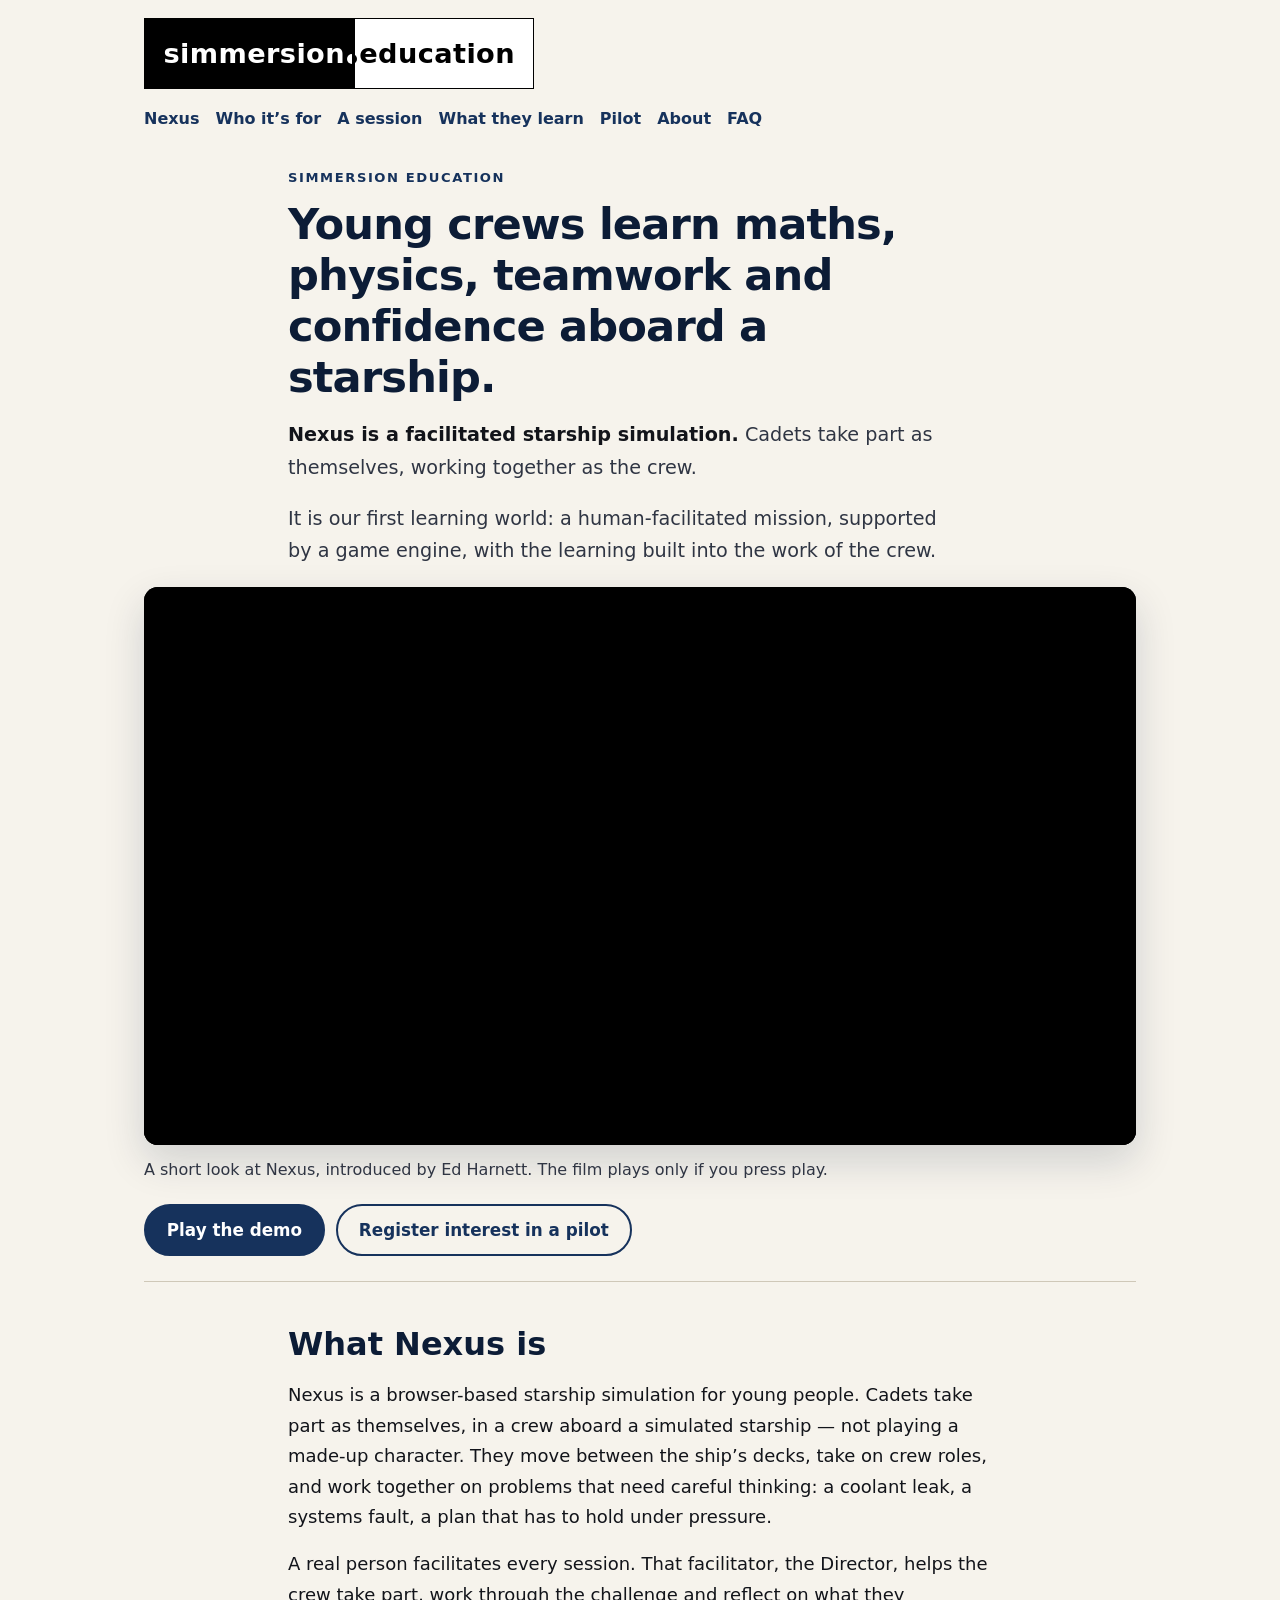
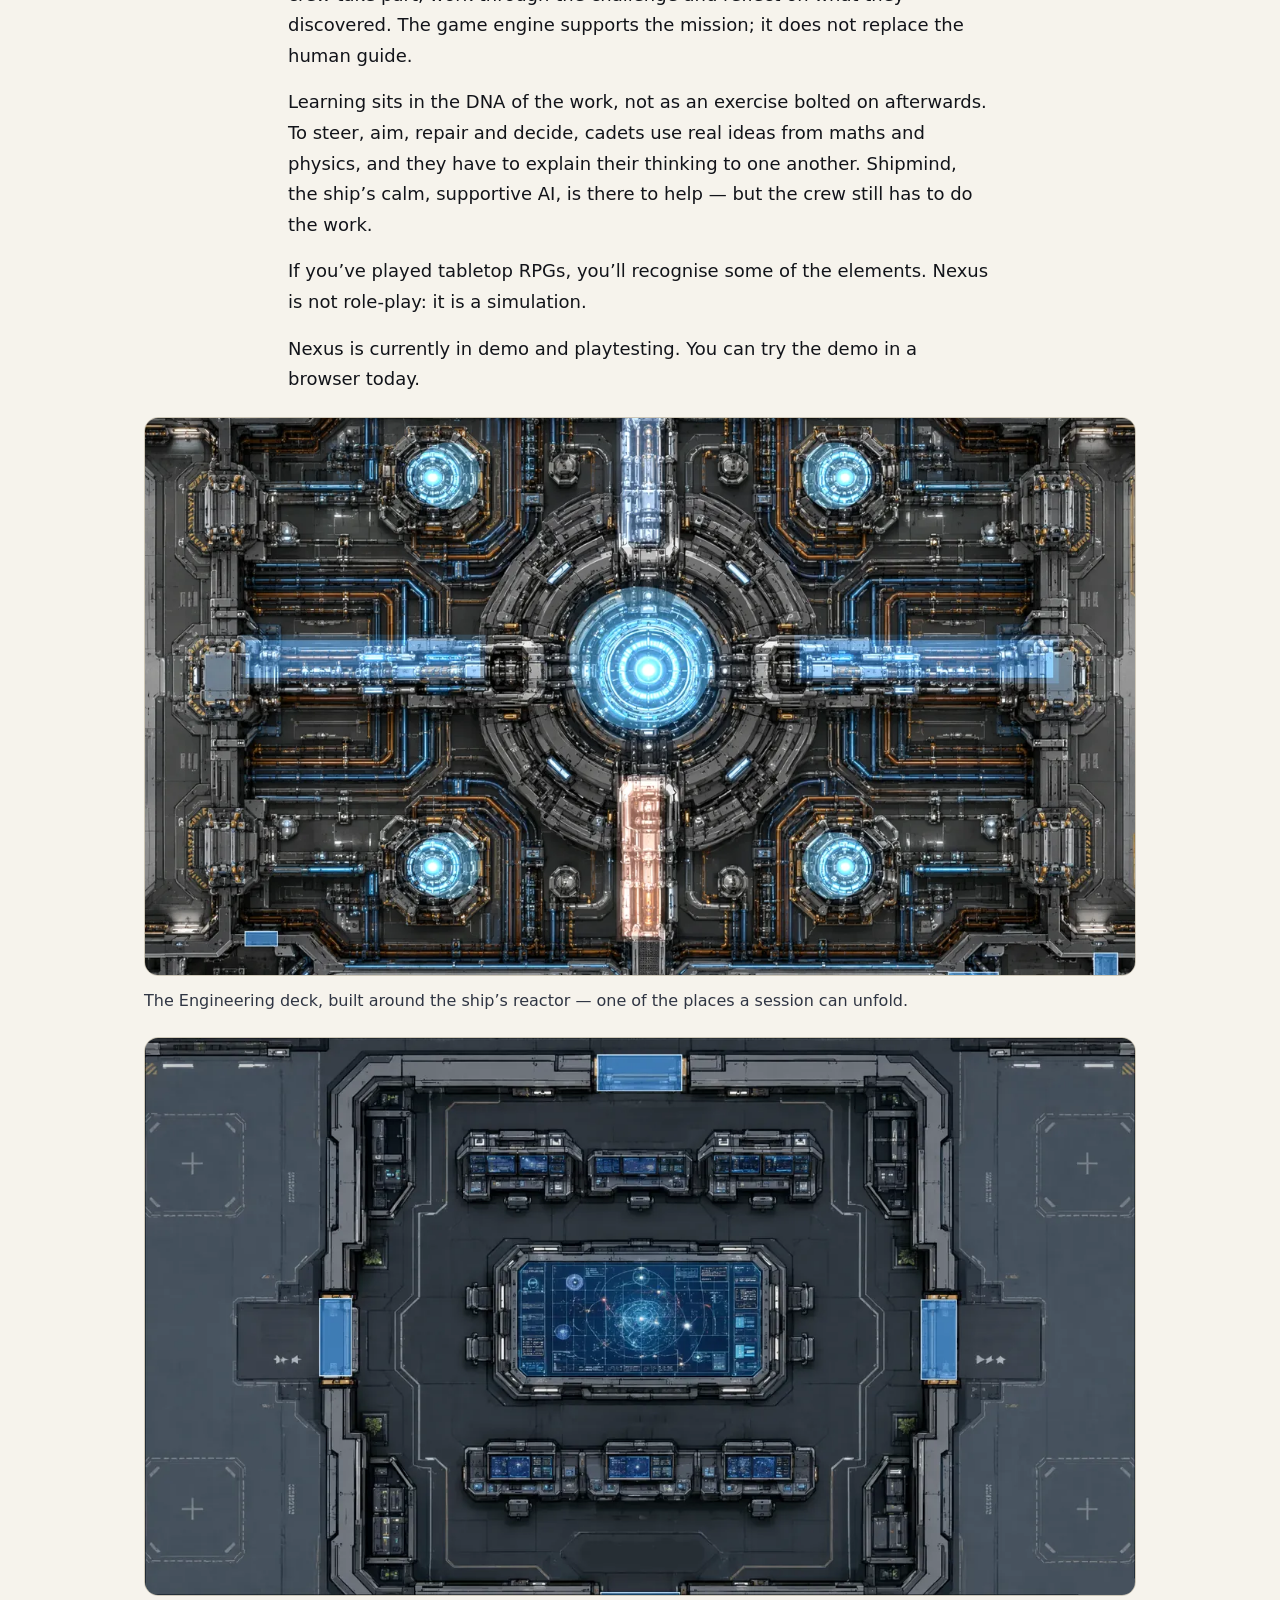
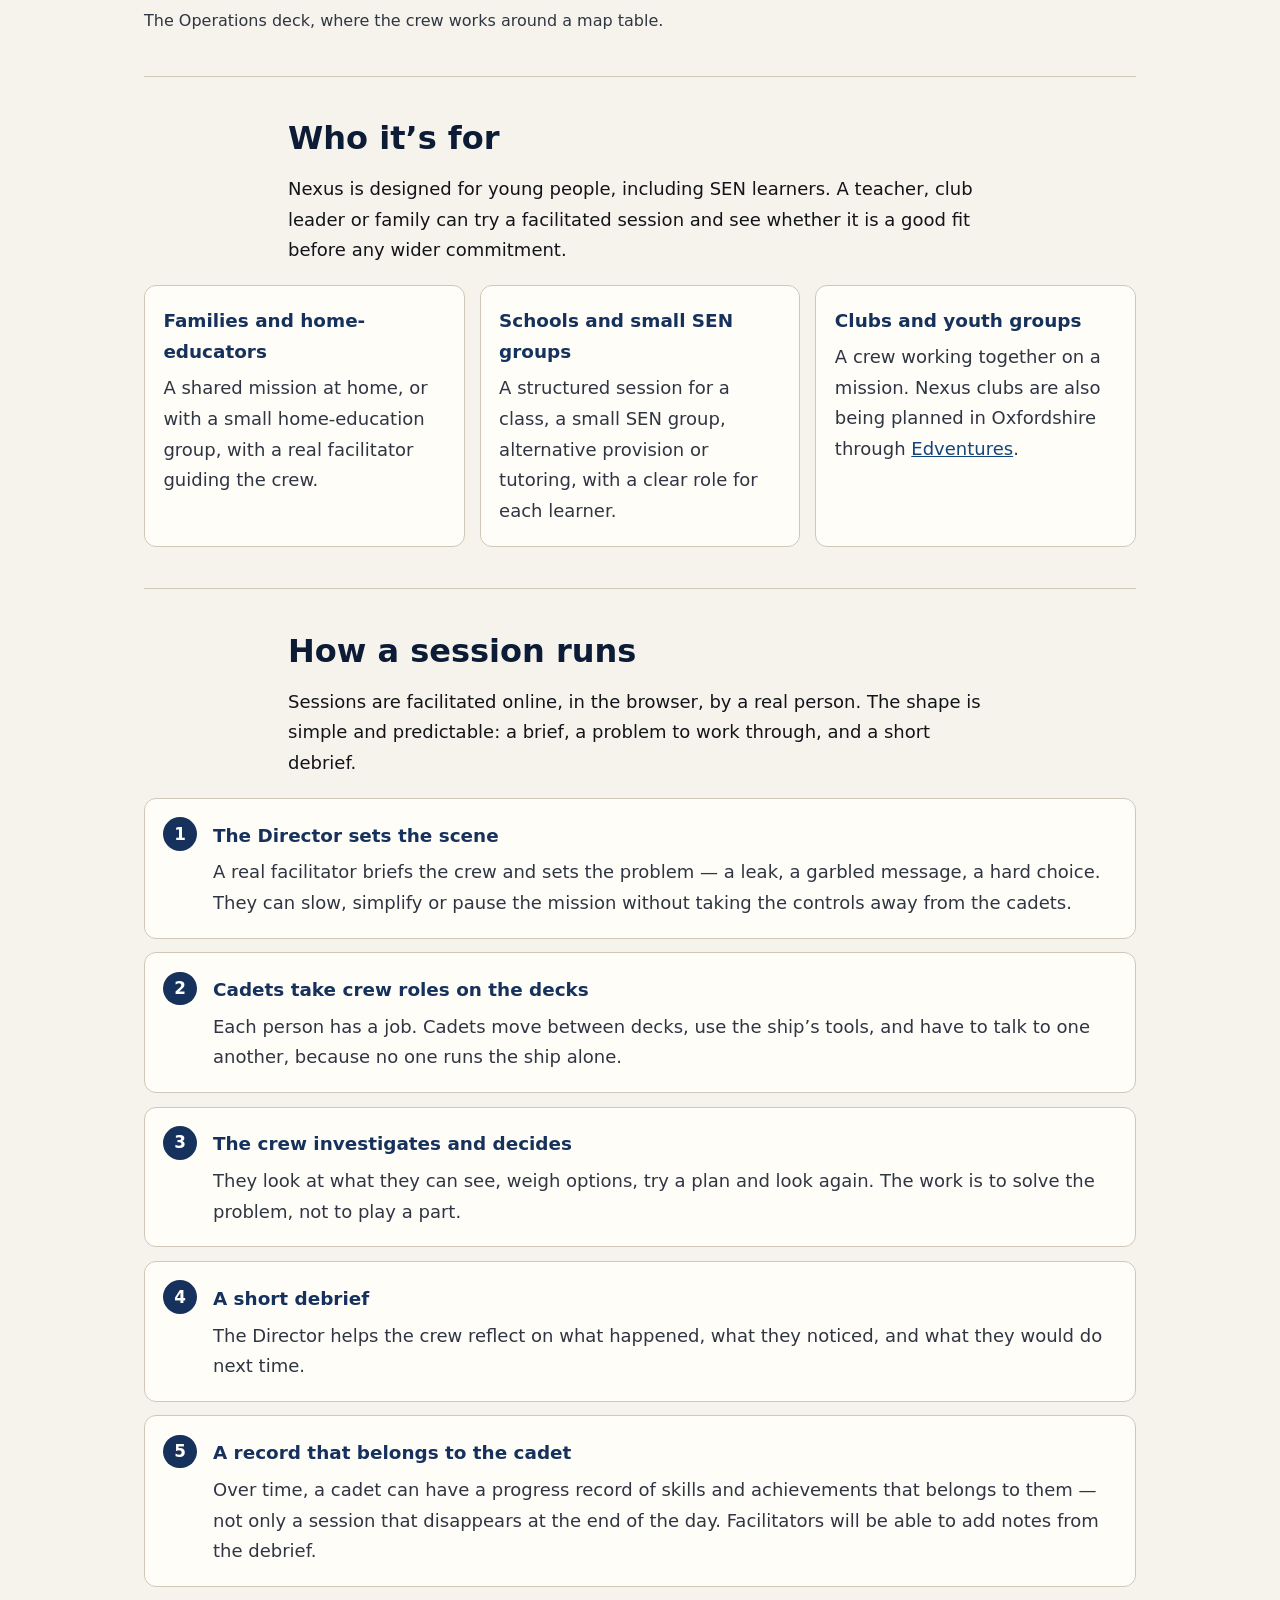
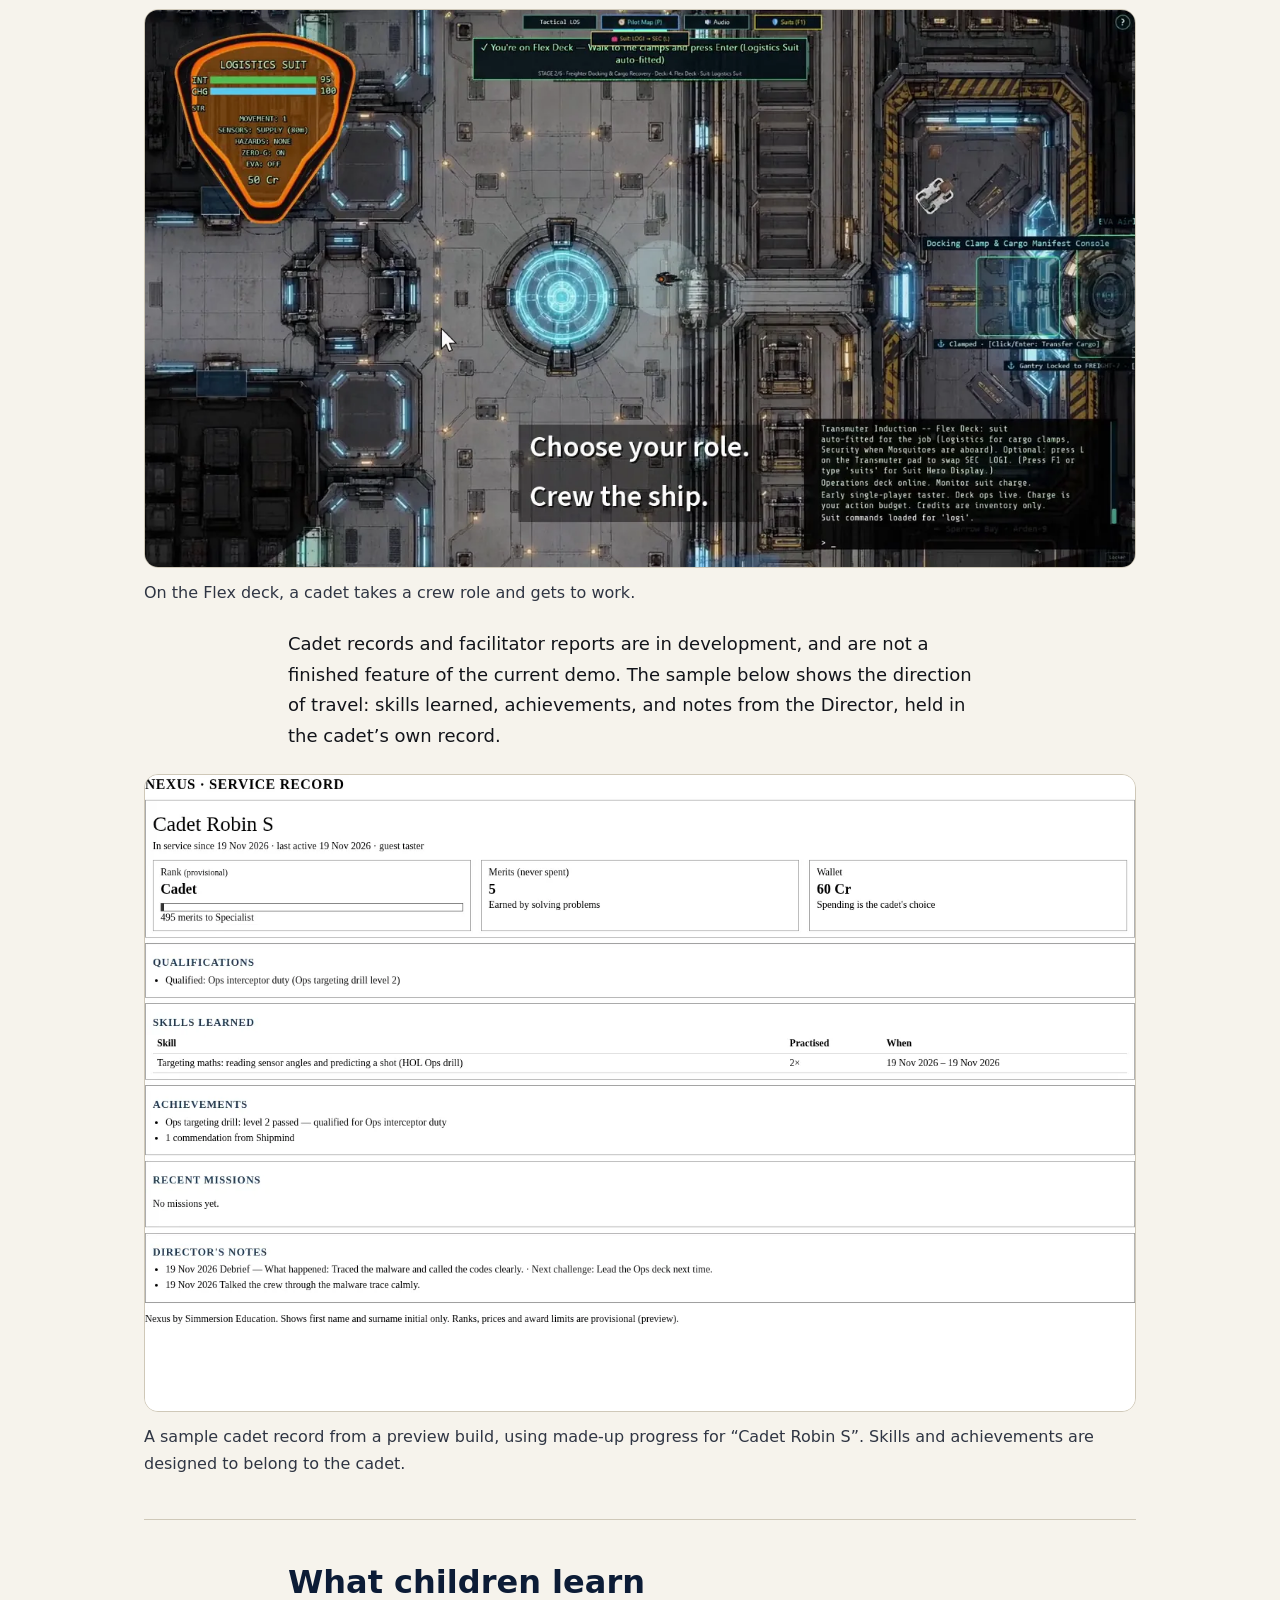
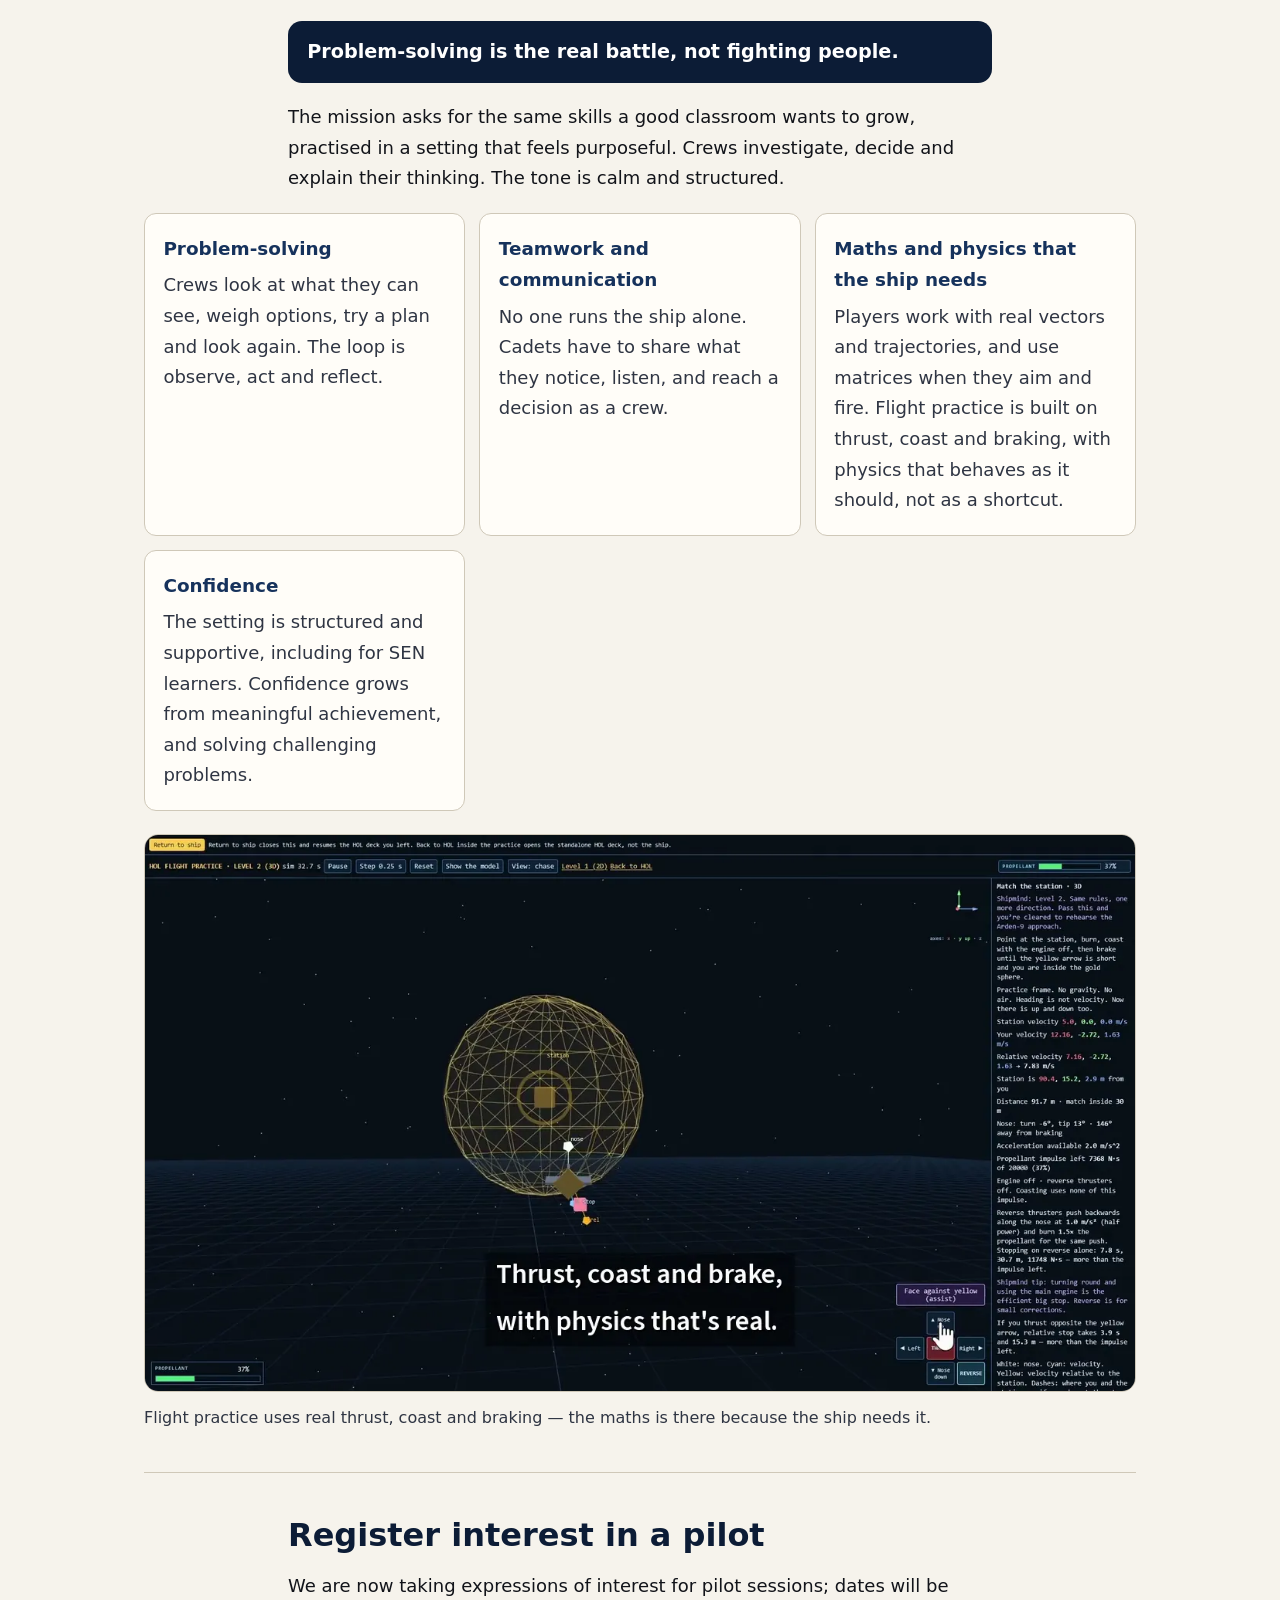
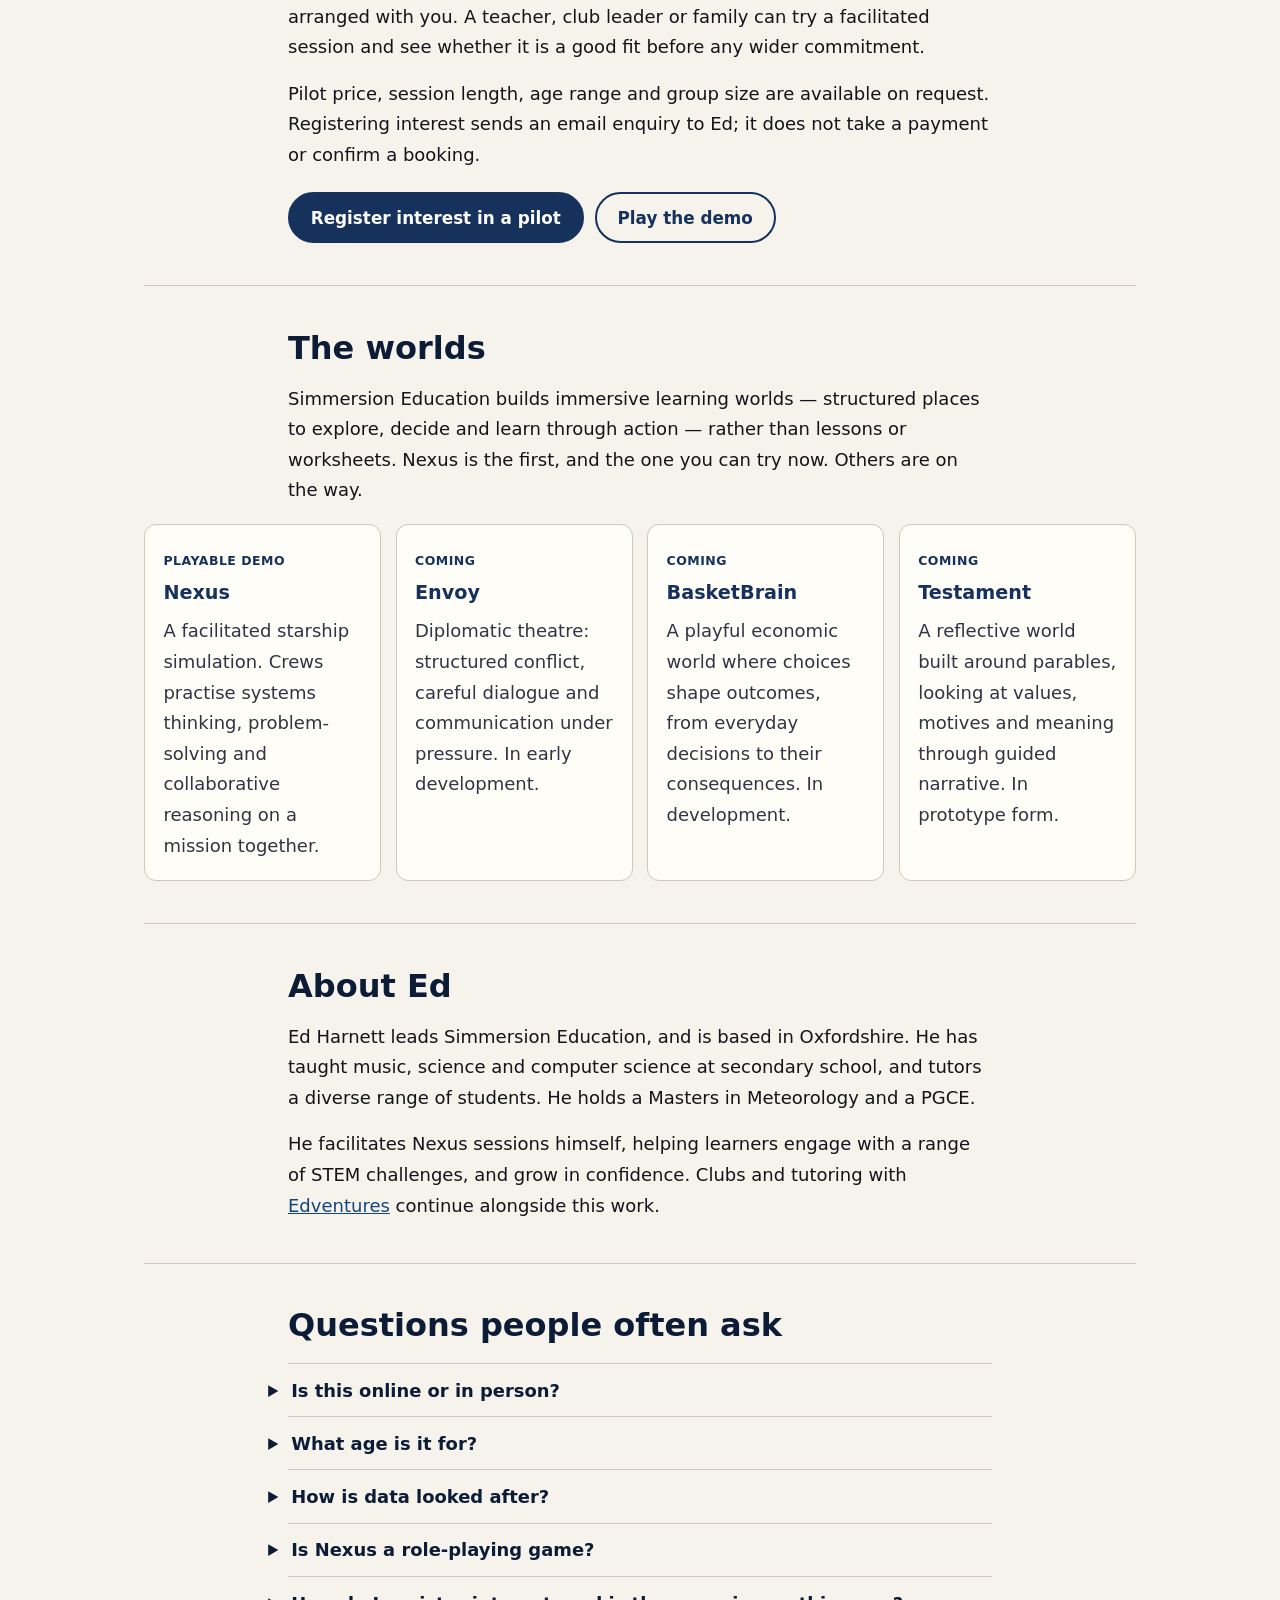
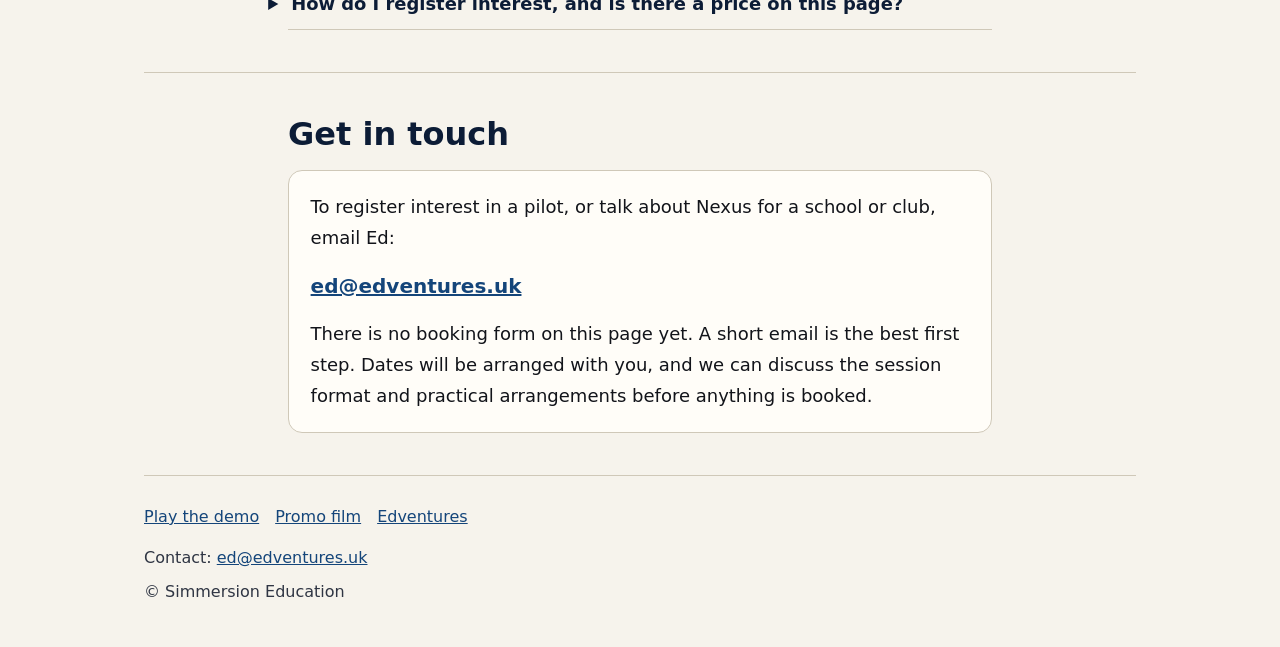
<file: index.html>
<!DOCTYPE html>
<html lang="en-GB">
<head>
  <meta charset="utf-8">
  <meta name="viewport" content="width=device-width, initial-scale=1">
  <title>Simmersion Education — Nexus</title>
  <meta name="description" content="Nexus is a facilitated starship simulation from Simmersion Education. Cadets take part as themselves, in a crew aboard a simulated starship.">
  <style>
    :root {
      --ink: #12141a;
      --muted: #2f3543;
      --paper: #f6f3ec;
      --card: #fffdf8;
      --line: #cfc8b8;
      --navy: #16325c;
      --navy-dark: #0c1c36;
      --accent: #14457a;
      --radius: 14px;
      --max: 44rem;
      --wide: 62rem;
    }

    * { box-sizing: border-box; }
    html { scroll-behavior: smooth; }
    @media (prefers-reduced-motion: reduce) {
      html { scroll-behavior: auto; }
    }

    body {
      margin: 0;
      font-family: "Segoe UI", system-ui, -apple-system, Roboto, "Helvetica Neue", Arial, sans-serif;
      background: var(--paper);
      color: var(--ink);
      line-height: 1.7;
      font-size: 1.125rem;
    }

    a { color: var(--accent); }
    a:hover { text-decoration-thickness: 2px; }
    a:focus-visible, button:focus-visible, .button:focus-visible, summary:focus-visible {
      outline: 3px solid var(--accent);
      outline-offset: 3px;
    }

    .skip {
      position: absolute;
      left: 1rem;
      top: -4.5rem;
      background: #fff;
      color: var(--ink);
      padding: .6rem 1rem;
      z-index: 20;
    }
    .skip:focus { top: 1rem; }


    .wrap { width: min(var(--wide), calc(100% - 2.2rem)); margin: 0 auto; }
    .narrow { width: min(var(--max), 100%); margin: 0 auto; }

    header.site {
      display: flex;
      align-items: center;
      justify-content: space-between;
      gap: 1rem;
      padding: 1.15rem 0 0;
      flex-wrap: wrap;
    }

    .logo-block {
      display: inline-block;
      padding: .7rem 1.15rem;
      background: linear-gradient(to right, #000 54%, #fff 54%);
      border: 1px solid #000;
      text-decoration: none;
    }
    .logo-text {
      font-size: clamp(1.15rem, 3.6vw, 1.7rem);
      font-weight: 700;
      letter-spacing: .4px;
      white-space: nowrap;
      background: linear-gradient(to right, #fff 54%, #000 54%);
      -webkit-background-clip: text;
      background-clip: text;
      color: transparent;
    }
    .logo-text .dot {
      width: .38em;
      height: .38em;
      display: inline-block;
      border-radius: 50%;
      background: linear-gradient(to right, #fff 50%, #000 50%);
      position: relative;
      top: .05em;
      margin: 0 2px;
    }

    nav.page {
      display: flex;
      flex-wrap: wrap;
      gap: .35rem 1rem;
      font-size: 1rem;
    }
    nav.page a {
      color: var(--navy);
      text-decoration: none;
      font-weight: 700;
    }
    nav.page a:hover { text-decoration: underline; }

    .hero { padding: 2.5rem 0 1.6rem; }
    .eyebrow {
      margin: 0 0 .6rem;
      text-transform: uppercase;
      letter-spacing: .12em;
      font-size: .82rem;
      font-weight: 800;
      color: var(--navy);
    }
    h1 {
      margin: 0 0 1rem;
      font-size: clamp(1.85rem, 4.4vw, 2.7rem);
      line-height: 1.18;
      letter-spacing: -.02em;
      color: var(--navy-dark);
      max-width: 22ch;
    }
    .hero .lead, .lead {
      margin: 0 0 1.15rem;
      font-size: 1.2rem;
      color: var(--muted);
      max-width: 42rem;
    }
    .hero .lead strong { color: var(--ink); font-weight: 700; }

    .video-frame {
      background: #000;
      border-radius: var(--radius);
      overflow: hidden;
      box-shadow: 0 16px 40px rgba(15, 34, 64, .16);
    }
    .video-frame video {
      display: block;
      width: 100%;
      height: auto;
      aspect-ratio: 16 / 9;
      background: #000;
    }
    .video-caption, figcaption {
      margin: .7rem 0 0;
      font-size: 1rem;
      color: var(--muted);
    }

    .buttons {
      display: flex;
      flex-wrap: wrap;
      gap: .7rem;
      margin: 1.35rem 0 0;
    }
    .button {
      display: inline-block;
      padding: .85rem 1.3rem;
      border-radius: 999px;
      font-weight: 700;
      font-size: 1.05rem;
      text-decoration: none;
      border: 2px solid var(--navy);
      line-height: 1.2;
    }
    .button.primary {
      background: var(--navy);
      color: #fff;
    }
    .button.primary:hover { background: var(--navy-dark); border-color: var(--navy-dark); }
    .button.secondary {
      background: transparent;
      color: var(--navy);
    }
    .button.secondary:hover { background: #e7e1d5; }

    section {
      padding: 2.6rem 0;
      border-top: 1px solid var(--line);
    }
    h2 {
      margin: 0 0 1rem;
      font-size: clamp(1.55rem, 3vw, 2rem);
      line-height: 1.25;
      color: var(--navy-dark);
    }
    h3 {
      margin: 0 0 .4rem;
      font-size: 1.15rem;
      color: var(--navy);
    }
    p { margin: 0 0 1rem; }
    p:last-child, ul:last-child, ol:last-child, .buttons:last-child, figure:last-child { margin-bottom: 0; }

    .shot {
      margin: 1.4rem 0 0;
    }
    .shot img, .shot picture img {
      display: block;
      width: 100%;
      height: auto;
      border-radius: var(--radius);
      border: 1px solid var(--line);
      background: #111;
    }

    .cards {
      display: grid;
      grid-template-columns: repeat(auto-fit, minmax(16rem, 1fr));
      gap: .95rem;
      margin: 1.2rem 0 0;
      padding: 0;
      list-style: none;
    }
    .cards li, .step, .world, .skills li {
      background: var(--card);
      border: 1px solid var(--line);
      border-radius: 12px;
      padding: 1.15rem 1.15rem 1.2rem;
    }
    .cards p, .step p, .world p, .skills p, .faq-a {
      color: var(--muted);
    }

    .steps {
      display: grid;
      gap: .85rem;
      margin: 1.2rem 0 0;
      padding: 0;
      list-style: none;
      counter-reset: step;
    }
    .step {
      display: grid;
      grid-template-columns: auto 1fr;
      gap: .9rem 1rem;
      align-items: start;
    }
    .step::before {
      counter-increment: step;
      content: counter(step);
      display: inline-flex;
      align-items: center;
      justify-content: center;
      width: 2.1rem;
      height: 2.1rem;
      border-radius: 999px;
      background: var(--navy);
      color: #fff;
      font-weight: 800;
      font-size: 1.05rem;
      line-height: 1;
    }
    .step h3 { margin-top: .15rem; }

    .callout {
      margin: 1.2rem 0;
      padding: 1.1rem 1.2rem;
      background: var(--navy-dark);
      color: #fff;
      border-radius: var(--radius);
    }
    .callout p { margin: 0; font-size: 1.2rem; font-weight: 700; line-height: 1.4; }

    .skills {
      display: grid;
      grid-template-columns: repeat(auto-fit, minmax(20rem, 1fr));
      gap: .9rem;
      margin: 1.2rem 0 0;
      padding: 0;
      list-style: none;
    }

    .worlds {
      display: grid;
      grid-template-columns: repeat(auto-fit, minmax(14.5rem, 1fr));
      gap: .9rem;
      margin: 1.15rem 0 0;
    }
    .world .status {
      display: inline-block;
      font-size: .78rem;
      font-weight: 800;
      letter-spacing: .04em;
      text-transform: uppercase;
      color: var(--navy);
      margin-bottom: .4rem;
    }
    .world h3 { font-size: 1.2rem; }
    .world h3 a { color: inherit; text-decoration: none; }
    .world h3 a:hover { text-decoration: underline; color: var(--accent); }

    .contact-box {
      background: var(--card);
      border: 1px solid var(--line);
      border-radius: var(--radius);
      padding: 1.3rem 1.35rem;
    }
    .contact-box a.email {
      font-weight: 800;
      font-size: 1.25rem;
      word-break: break-word;
    }

    .faq { margin: 1.1rem 0 0; }
    .faq details {
      border-top: 1px solid var(--line);
      padding: .85rem 0;
    }
    .faq details:last-child { border-bottom: 1px solid var(--line); }
    .faq summary {
      cursor: pointer;
      font-weight: 800;
      color: var(--navy-dark);
      font-size: 1.12rem;
      line-height: 1.4;
      list-style-position: outside;
      padding-left: .2rem;
    }
    .faq .faq-a { margin: .7rem 0 0.2rem; }

    footer {
      border-top: 1px solid var(--line);
      padding: 1.7rem 0 2.6rem;
      color: var(--muted);
      font-size: 1rem;
    }
    footer p { margin: 0 0 .45rem; }
    footer nav { margin-bottom: .85rem; display: flex; flex-wrap: wrap; gap: .3rem 1rem; }

    @media (max-width: 640px) {
      body { font-size: 1.125rem; }
      .hero { padding-top: 1.7rem; }
      h1 { max-width: none; }
      .buttons .button { flex: 1 1 100%; text-align: center; }
      header.site { padding-top: .95rem; }
      .step { grid-template-columns: 1fr; }
    }
  </style>
</head>
<body>
  <a class="skip" href="#main">Skip to content</a>
  <div class="wrap">
    <header class="site">
      <a class="logo-block" href="#main" aria-label="Simmersion Education">
        <span class="logo-text">simmersion<span class="dot"></span>education</span>
      </a>
      <nav class="page" aria-label="Page">
        <a href="#nexus">Nexus</a>
        <a href="#who">Who it’s for</a>
        <a href="#session">A session</a>
        <a href="#learn">What they learn</a>
        <a href="#pilot">Pilot</a>
        <a href="#about">About</a>
        <a href="#faq">FAQ</a>
      </nav>
    </header>

    <main id="main">
      <section class="hero" aria-labelledby="hero-title" style="border-top:0; padding-top:2.2rem;">
        <div class="narrow">
          <p class="eyebrow">Simmersion Education</p>
          <h1 id="hero-title">Young crews learn maths, physics, teamwork and confidence aboard a starship.</h1>
          <p class="lead"><strong>Nexus is a facilitated starship simulation.</strong> Cadets take part as themselves, working together as the crew.</p>
          <p class="lead">It is our first learning world: a human-facilitated mission, supported by a game engine, with the learning built into the work of the crew.</p>
        </div>
        <div class="video-frame">
          <video controls playsinline preload="metadata" poster="https://nexusmovie.simmersion.education/poster.jpg" title="Nexus promo film">
            <source src="https://nexusmovie.simmersion.education/nexus_promo.mp4?v=linkedin6" type="video/mp4">
            <source src="https://nexusmovie.simmersion.education/nexus_promo_v13.mp4" type="video/mp4">
            Your browser cannot play this video. <a href="https://nexusmovie.simmersion.education/">Watch the promo on its own page</a>.
          </video>
        </div>
        <p class="video-caption">A short look at Nexus, introduced by Ed Harnett. The film plays only if you press play.</p>
        <div class="buttons">
          <a class="button primary" href="https://nexus.simmersion.education/">Play the demo</a>
          <a class="button secondary" href="mailto:ed@edventures.uk?subject=Nexus%20pilot%20enquiry">Register interest in a pilot</a>
        </div>
      </section>

      <section id="nexus" aria-labelledby="nexus-title">
        <div class="narrow">
          <h2 id="nexus-title">What Nexus is</h2>
          <p>Nexus is a browser-based starship simulation for young people. Cadets take part as themselves, in a crew aboard a simulated starship — not playing a made-up character. They move between the ship’s decks, take on crew roles, and work together on problems that need careful thinking: a coolant leak, a systems fault, a plan that has to hold under pressure.</p>
          <p>A real person facilitates every session. That facilitator, the Director, helps the crew take part, work through the challenge and reflect on what they discovered. The game engine supports the mission; it does not replace the human guide.</p>
          <p>Learning sits in the DNA of the work, not as an exercise bolted on afterwards. To steer, aim, repair and decide, cadets use real ideas from maths and physics, and they have to explain their thinking to one another. Shipmind, the ship’s calm, supportive AI, is there to help — but the crew still has to do the work.</p>
          <p>If you’ve played tabletop RPGs, you’ll recognise some of the elements. Nexus is not role-play: it is a simulation.</p>
          <p>Nexus is currently in demo and playtesting. You can try the demo in a browser today.</p>
        </div>
        <figure class="shot">
          <picture>
            <source type="image/webp" srcset="images/eng-deck.webp">
            <img src="images/eng-deck.jpg" width="1280" height="720" alt="The Engineering deck on Nexus, seen from above, with a glowing circular reactor at the centre and conduits running out to the surrounding machinery." loading="lazy" decoding="async">
          </picture>
          <figcaption>The Engineering deck, built around the ship’s reactor — one of the places a session can unfold.</figcaption>
        </figure>
        <figure class="shot">
          <picture>
            <source type="image/webp" srcset="images/ops-deck.webp">
            <img src="images/ops-deck.jpg" width="1280" height="720" alt="The Operations deck on Nexus, seen from above, with a central map table and crew stations arranged around it." loading="lazy" decoding="async">
          </picture>
          <figcaption>The Operations deck, where the crew works around a map table.</figcaption>
        </figure>
      </section>

      <section id="who" aria-labelledby="who-title">
        <div class="narrow">
          <h2 id="who-title">Who it’s for</h2>
          <p>Nexus is designed for young people, including SEN learners. A teacher, club leader or family can try a facilitated session and see whether it is a good fit before any wider commitment.</p>
        </div>
        <ul class="cards">
          <li>
            <h3>Families and home-educators</h3>
            <p>A shared mission at home, or with a small home-education group, with a real facilitator guiding the crew.</p>
          </li>
          <li>
            <h3>Schools and small SEN groups</h3>
            <p>A structured session for a class, a small SEN group, alternative provision or tutoring, with a clear role for each learner.</p>
          </li>
          <li>
            <h3>Clubs and youth groups</h3>
            <p>A crew working together on a mission. Nexus clubs are also being planned in Oxfordshire through <a href="https://edventures.uk/">Edventures</a>.</p>
          </li>
        </ul>
      </section>

      <section id="session" aria-labelledby="session-title">
        <div class="narrow">
          <h2 id="session-title">How a session runs</h2>
          <p>Sessions are facilitated online, in the browser, by a real person. The shape is simple and predictable: a brief, a problem to work through, and a short debrief.</p>
        </div>
        <ol class="steps">
          <li class="step">
            <div>
              <h3>The Director sets the scene</h3>
              <p>A real facilitator briefs the crew and sets the problem — a leak, a garbled message, a hard choice. They can slow, simplify or pause the mission without taking the controls away from the cadets.</p>
            </div>
          </li>
          <li class="step">
            <div>
              <h3>Cadets take crew roles on the decks</h3>
              <p>Each person has a job. Cadets move between decks, use the ship’s tools, and have to talk to one another, because no one runs the ship alone.</p>
            </div>
          </li>
          <li class="step">
            <div>
              <h3>The crew investigates and decides</h3>
              <p>They look at what they can see, weigh options, try a plan and look again. The work is to solve the problem, not to play a part.</p>
            </div>
          </li>
          <li class="step">
            <div>
              <h3>A short debrief</h3>
              <p>The Director helps the crew reflect on what happened, what they noticed, and what they would do next time.</p>
            </div>
          </li>
          <li class="step">
            <div>
              <h3>A record that belongs to the cadet</h3>
              <p>Over time, a cadet can have a progress record of skills and achievements that belongs to them — not only a session that disappears at the end of the day. Facilitators will be able to add notes from the debrief.</p>
            </div>
          </li>
        </ol>
        <figure class="shot">
          <picture>
            <source type="image/webp" srcset="images/flex-deck.webp">
            <img src="images/flex-deck.jpg" width="1280" height="720" alt="The Flex deck in Nexus, where a cadet is fitted with a logistics suit. Caption on the image: Choose your role. Crew the ship." loading="lazy" decoding="async">
          </picture>
          <figcaption>On the Flex deck, a cadet takes a crew role and gets to work.</figcaption>
        </figure>
        <div class="narrow" style="margin-top:1.4rem;">
          <p>Cadet records and facilitator reports are in development, and are not a finished feature of the current demo. The sample below shows the direction of travel: skills learned, achievements, and notes from the Director, held in the cadet’s own record.</p>
        </div>
        <figure class="shot">
          <picture>
            <source type="image/webp" srcset="images/cadet-record.webp">
            <img src="images/cadet-record.jpg" width="1400" height="900" alt="A sample Nexus service record for Cadet Robin S, listing qualifications, skills learned, achievements, recent missions and a director’s notes. The footer says ranks are provisional and this is preview data." loading="lazy" decoding="async">
          </picture>
          <figcaption>A sample cadet record from a preview build, using made-up progress for “Cadet Robin S”. Skills and achievements are designed to belong to the cadet.</figcaption>
        </figure>
      </section>

      <section id="learn" aria-labelledby="learn-title">
        <div class="narrow">
          <h2 id="learn-title">What children learn</h2>
          <div class="callout">
            <p>Problem-solving is the real battle, not fighting people.</p>
          </div>
          <p>The mission asks for the same skills a good classroom wants to grow, practised in a setting that feels purposeful. Crews investigate, decide and explain their thinking. The tone is calm and structured.</p>
        </div>
        <ul class="skills">
          <li>
            <h3>Problem-solving</h3>
            <p>Crews look at what they can see, weigh options, try a plan and look again. The loop is observe, act and reflect.</p>
          </li>
          <li>
            <h3>Teamwork and communication</h3>
            <p>No one runs the ship alone. Cadets have to share what they notice, listen, and reach a decision as a crew.</p>
          </li>
          <li>
            <h3>Maths and physics that the ship needs</h3>
            <p>Players work with real vectors and trajectories, and use matrices when they aim and fire. Flight practice is built on thrust, coast and braking, with physics that behaves as it should, not as a shortcut.</p>
          </li>
          <li>
            <h3>Confidence</h3>
            <p>The setting is structured and supportive, including for SEN learners. Confidence grows from meaningful achievement, and solving challenging problems.</p>
          </li>
        </ul>
        <figure class="shot">
          <picture>
            <source type="image/webp" srcset="images/flight-practice.webp">
            <img src="images/flight-practice.jpg" width="1280" height="720" alt="A Nexus flight-practice screen showing a wireframe station, a flight path and physics readouts. Caption on the image: Thrust, coast and brake, with physics that’s real." loading="lazy" decoding="async">
          </picture>
          <figcaption>Flight practice uses real thrust, coast and braking — the maths is there because the ship needs it.</figcaption>
        </figure>
      </section>

      <section id="pilot" aria-labelledby="pilot-title">
        <div class="narrow">
          <h2 id="pilot-title">Register interest in a pilot</h2>
          <p>We are now taking expressions of interest for pilot sessions; dates will be arranged with you. A teacher, club leader or family can try a facilitated session and see whether it is a good fit before any wider commitment.</p>
          <p>Pilot price, session length, age range and group size are available on request. Registering interest sends an email enquiry to Ed; it does not take a payment or confirm a booking.</p>
          <div class="buttons">
            <a class="button primary" href="mailto:ed@edventures.uk?subject=Nexus%20pilot%20enquiry">Register interest in a pilot</a>
            <a class="button secondary" href="https://nexus.simmersion.education/">Play the demo</a>
          </div>
        </div>
      </section>

      <section id="worlds" aria-labelledby="worlds-title">
        <div class="narrow">
          <h2 id="worlds-title">The worlds</h2>
          <p>Simmersion Education builds immersive learning worlds — structured places to explore, decide and learn through action — rather than lessons or worksheets. Nexus is the first, and the one you can try now. Others are on the way.</p>
        </div>
        <div class="worlds">
          <article class="world">
            <p class="status">Playable demo</p>
            <h3><a href="https://nexus.simmersion.education/">Nexus</a></h3>
            <p>A facilitated starship simulation. Crews practise systems thinking, problem-solving and collaborative reasoning on a mission together.</p>
          </article>
          <article class="world">
            <p class="status">Coming</p>
            <h3><a href="https://simmersion.education/envoy/">Envoy</a></h3>
            <p>Diplomatic theatre: structured conflict, careful dialogue and communication under pressure. In early development.</p>
          </article>
          <article class="world">
            <p class="status">Coming</p>
            <h3><a href="https://simmersion.education/basketbrain/">BasketBrain</a></h3>
            <p>A playful economic world where choices shape outcomes, from everyday decisions to their consequences. In development.</p>
          </article>
          <article class="world">
            <p class="status">Coming</p>
            <h3><a href="https://simmersion.education/testament/">Testament</a></h3>
            <p>A reflective world built around parables, looking at values, motives and meaning through guided narrative. In prototype form.</p>
          </article>
        </div>
      </section>

      <section id="about" aria-labelledby="about-title">
        <div class="narrow">
          <h2 id="about-title">About Ed</h2>
          <p>Ed Harnett leads Simmersion Education, and is based in Oxfordshire. He has taught music, science and computer science at secondary school, and tutors a diverse range of students. He holds a Masters in Meteorology and a PGCE.</p>
          <p>He facilitates Nexus sessions himself, helping learners engage with a range of STEM challenges, and grow in confidence. Clubs and tutoring with <a href="https://edventures.uk/">Edventures</a> continue alongside this work.</p>
        </div>
      </section>

      <section id="faq" aria-labelledby="faq-title">
        <div class="narrow">
          <h2 id="faq-title">Questions people often ask</h2>
          <div class="faq">
            <details>
              <summary>Is this online or in person?</summary>
              <p class="faq-a">Most sessions are facilitated online, in the browser, by a real person. Nexus clubs are also being planned in person in Oxfordshire through <a href="https://edventures.uk/">Edventures</a>. We can talk through what would work best for your family, school or club.</p>
            </details>
            <details>
              <summary>What age is it for?</summary>
              <p class="faq-a">Nexus is designed for young people, including SEN learners. Age range, session length and group size are available on request, so we can talk about whether it is a good fit for your group.</p>
            </details>
            <details>
              <summary>How is data looked after?</summary>
              <p class="faq-a">Cadet accounts are designed to be managed by a parent or guardian, or by a school or organisation for its own cadets. We aim to store only what is needed — typically an email address, the cadet’s name, and any progress the parent or organisation chooses to keep. Information is stored in the UK or EU, is never sold, and is not put into public posts or into AI tools. Guest play can stay on the device being used. Safeguarding for a school or agency session follows the host’s rules, and practical arrangements can be talked through before anything is booked.</p>
            </details>
            <details>
              <summary>Is Nexus a role-playing game?</summary>
              <p class="faq-a">No. Cadets take part as themselves, in a crew aboard a simulated starship. People who have played tabletop RPGs will recognise some of the elements, but it is not role-play.</p>
            </details>
            <details>
              <summary>How do I register interest, and is there a price on this page?</summary>
              <p class="faq-a">Email Ed at <a href="mailto:ed@edventures.uk?subject=Nexus%20pilot%20enquiry">ed@edventures.uk</a>. Registering interest does not take a payment or confirm a booking. Pilot price and other details are available on request.</p>
            </details>
          </div>
        </div>
      </section>

      <section id="contact" aria-labelledby="contact-title">
        <div class="narrow">
          <h2 id="contact-title">Get in touch</h2>
          <div class="contact-box">
            <p>To register interest in a pilot, or talk about Nexus for a school or club, email Ed:</p>
            <p><a class="email" href="mailto:ed@edventures.uk?subject=Nexus%20pilot%20enquiry">ed@edventures.uk</a></p>
            <p>There is no booking form on this page yet. A short email is the best first step. Dates will be arranged with you, and we can discuss the session format and practical arrangements before anything is booked.</p>
          </div>
        </div>
      </section>
    </main>

    <footer>
      <nav aria-label="Footer">
        <a href="https://nexus.simmersion.education/">Play the demo</a>
        <a href="https://nexusmovie.simmersion.education/">Promo film</a>
        <a href="https://edventures.uk/">Edventures</a>
      </nav>
      <p>Contact: <a href="mailto:ed@edventures.uk">ed@edventures.uk</a></p>
      <p>© Simmersion Education</p>
    </footer>
  </div>
</body>
</html>
</file>
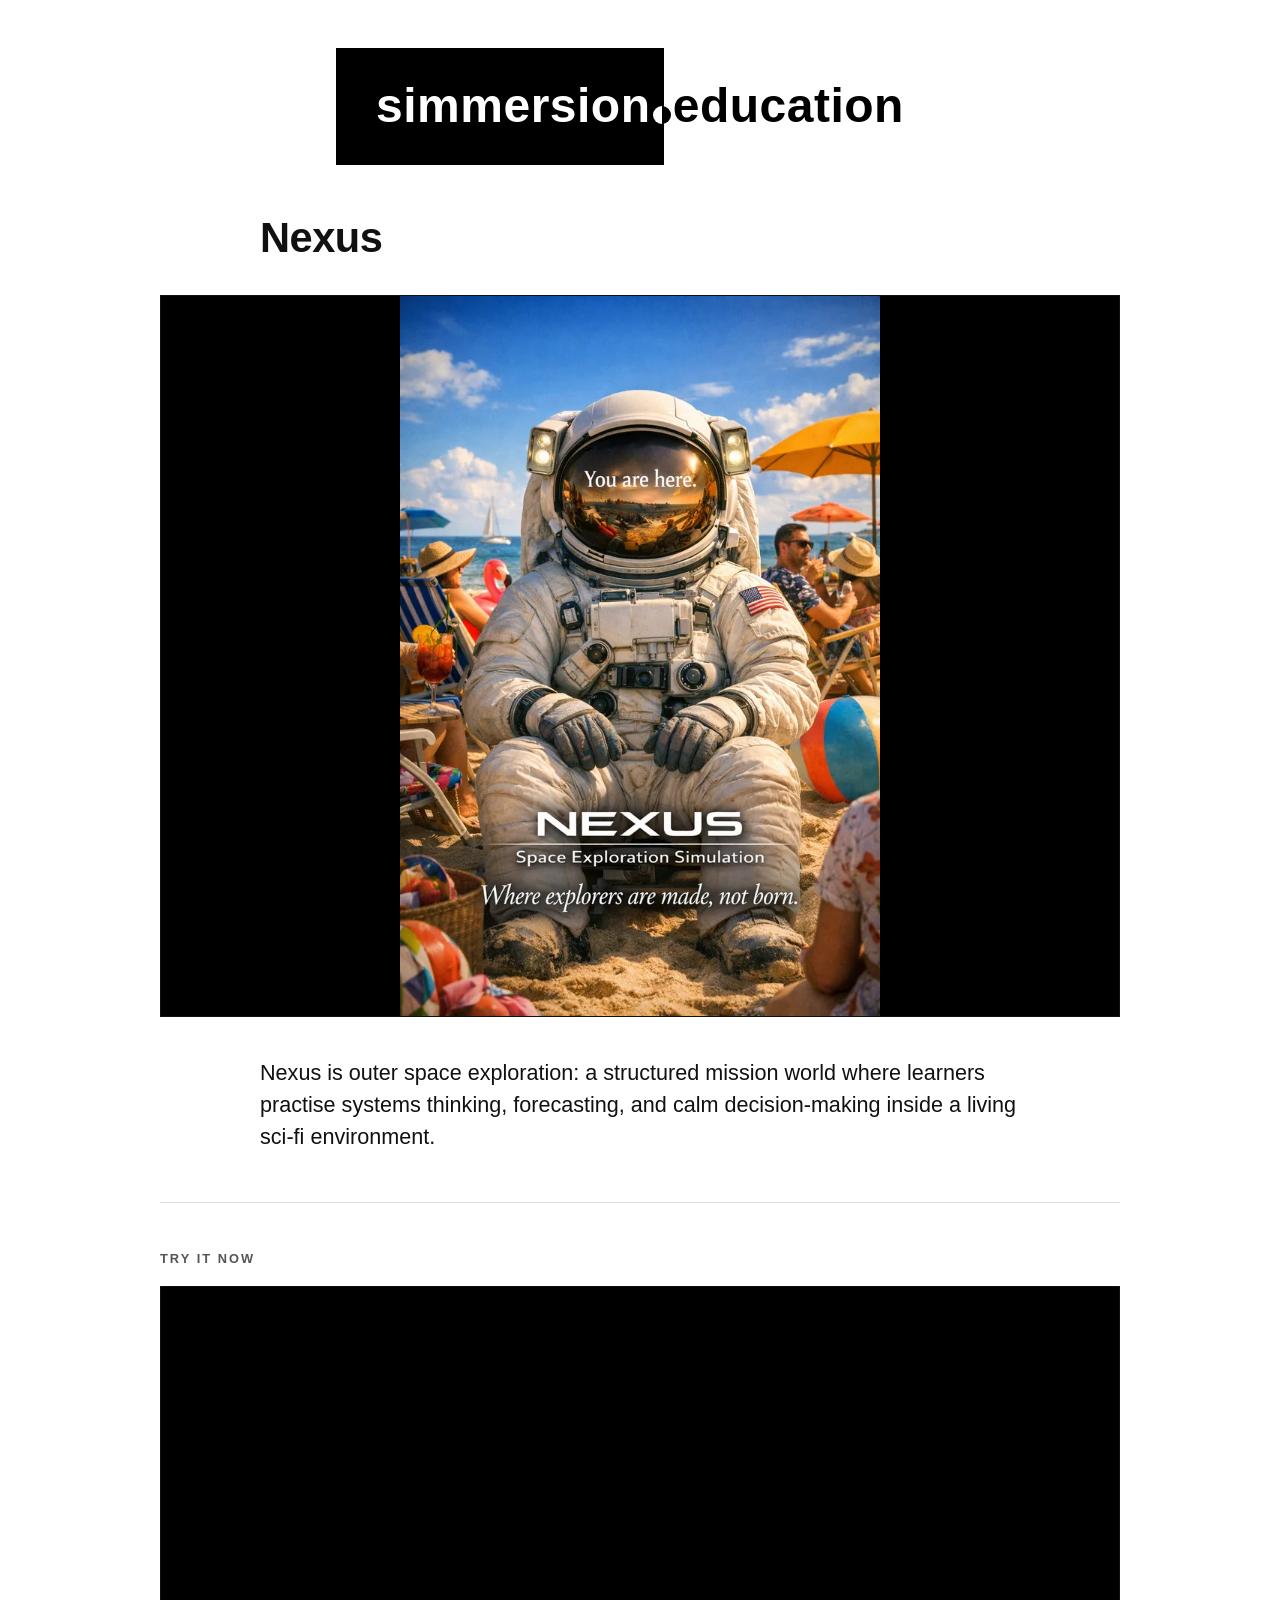
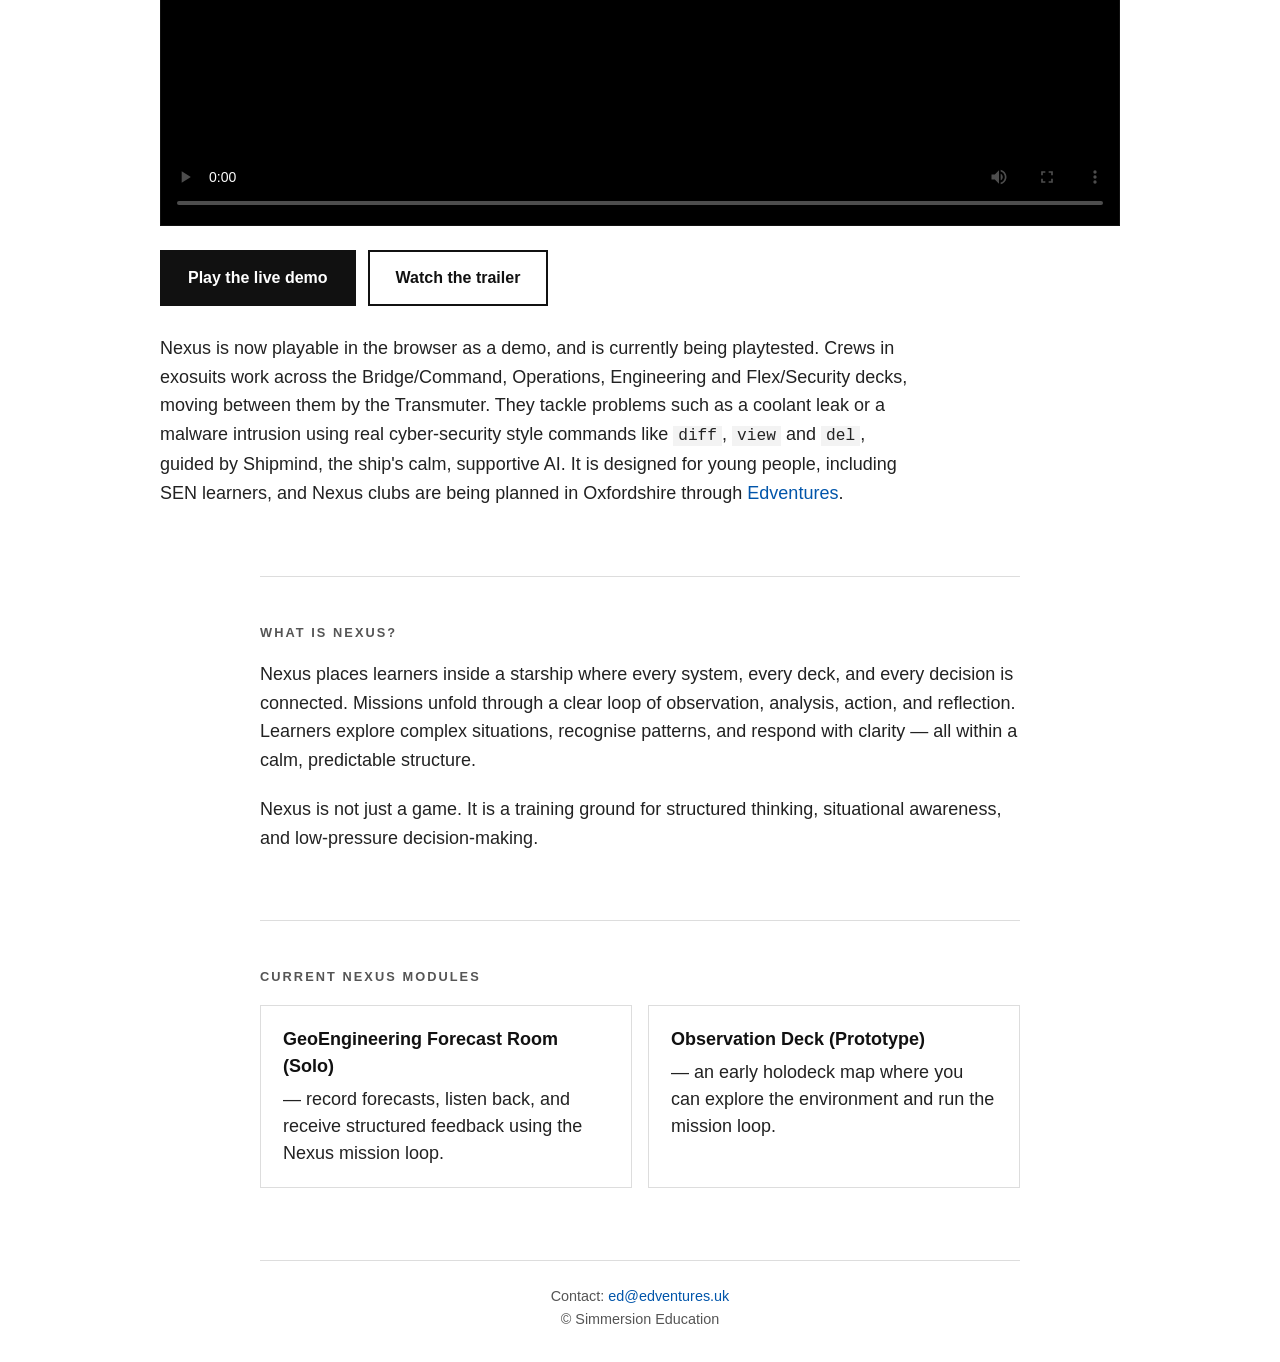
<file: nexus/index.html>
<!DOCTYPE html>
<html lang="en">
<head>
  <meta charset="UTF-8">
  <meta name="viewport" content="width=device-width, initial-scale=1">
  <title>Nexus | Simmersion Education</title>
  <style>
    :root { --ink:#111; --text:#222; --muted:#555; --rule:#ddd; --text-w:760px; --media-w:960px; }
    * { box-sizing: border-box; }
    body {
      font-family: Arial, Helvetica, sans-serif;
      font-size: 18px;
      line-height: 1.6;
      color: var(--text);
      margin: 0;
      padding: 48px 24px 32px;
      -webkit-text-size-adjust: 100%;
    }
    body > * { max-width: var(--text-w); margin-left: auto; margin-right: auto; }
    body > .logo-block { display: block; width: max-content; margin: 0 auto 48px; }
    h1, h2, h3 { font-weight: 600; color: var(--ink); line-height: 1.2; }
    h1 { font-size: 2.6rem; letter-spacing: -0.5px; margin: 0 auto 8px; }
    h2 {
      font-size: 0.8rem; text-transform: uppercase; letter-spacing: 0.16em;
      color: var(--muted); margin: 0 0 20px;
    }
    h3 { font-size: 1.15rem; }
    p { margin: 0 0 1.1em; }
    body > p { margin-left: auto; margin-right: auto; }

    /* ORIGINAL LOGO — BLACK BLOCK + HINGE DOT */
    .logo-block { padding: 20px 40px; background: linear-gradient(to right, black 54%, white 54%); }
    .logo-text {
      font-size: 48px; font-weight: 700; letter-spacing: 0.5px; white-space: nowrap;
      background: linear-gradient(to right, white 54%, black 54%);
      -webkit-background-clip: text; background-clip: text; color: transparent;
    }
    .logo-text .dot {
      width: 0.38em; height: 0.38em; display: inline-block; border-radius: 50%;
      background: linear-gradient(to right, white 50%, black 50%);
      position: relative; top: 0.05em; margin: 0 2px;
    }

    .hero-figure {
      max-width: var(--media-w); margin: 32px auto 40px;
      background: #000; border: 1px solid var(--ink);
      display: flex; justify-content: center;
    }
    .hero-figure img {
      display: block; width: auto; max-width: 100%; height: auto; max-height: 720px;
    }
    .hero { font-size: 1.35rem; line-height: 1.5; color: var(--ink); margin-bottom: 48px; }

    .section { padding: 48px 0; border-top: 1px solid var(--rule); }
    #try-nexus { max-width: var(--media-w); }
    #try-nexus > p { max-width: var(--text-w); }

    .video-frame {
      position: relative; width: 100%; aspect-ratio: 16 / 9;
      background: #000; border: 1px solid var(--ink); margin: 0 0 24px;
    }
    .nexus-video { position: absolute; inset: 0; width: 100%; height: 100%; display: block; }

    .buttons { display: flex; flex-wrap: wrap; gap: 12px; margin: 0 0 28px; }
    .button {
      display: inline-block; padding: 13px 26px; border: 2px solid var(--ink);
      font-weight: 600; font-size: 1rem; color: var(--ink); text-decoration: none;
      transition: background .15s, color .15s;
    }
    .button.primary { background: var(--ink); color: #fff; }
    .button:hover, .button:focus-visible { background: #fff; color: var(--ink); text-decoration: none; }
    .button:not(.primary):hover, .button:not(.primary):focus-visible { background: var(--ink); color: #fff; }

    a { color: #0055aa; text-decoration: none; }
    a:hover { text-decoration: underline; }
    code { font-family: Consolas, Menlo, monospace; font-size: 0.9em; background: #f3f3f3; padding: 1px 5px; }

    .module-list {
      list-style: none; padding: 0; margin: 0;
      display: grid; grid-template-columns: repeat(auto-fit, minmax(280px, 1fr)); gap: 16px;
    }
    .module-list li { border: 1px solid var(--rule); padding: 20px 22px; line-height: 1.5; }
    .module-list li a { display: block; font-weight: 600; color: var(--ink); margin-bottom: 6px; }

    footer {
      margin-top: 24px; padding-top: 24px; border-top: 1px solid var(--rule);
      font-size: 0.9rem; color: var(--muted); text-align: center;
    }

    @media (max-width: 600px) {
      body { font-size: 17px; padding: 28px 18px 24px; }
      body > .logo-block { padding: 14px 24px; margin-bottom: 32px; }
      .logo-text { font-size: 30px; }
      h1 { font-size: 2rem; }
      .hero { font-size: 1.2rem; margin-bottom: 32px; }
      .hero-figure { margin: 20px -18px 28px; border-left: 0; border-right: 0; }
      .hero-figure img { max-height: 560px; }
      .section { padding: 36px 0; }
      .button { flex: 1 1 100%; text-align: center; }
    }
  </style>
</head>

<body>

  <div class="logo-block">
    <span class="logo-text">simmersion<span class="dot"></span>education</span>
  </div>

  <h1>Nexus</h1>

  <figure class="hero-figure">
    <picture>
      <source type="image/webp" srcset="/images/nexus-astronaut-640.webp 640w, /images/nexus-astronaut-1024.webp 1024w" sizes="(max-width: 600px) 100vw, 480px">
      <img src="/images/nexus-astronaut-1024.jpg" srcset="/images/nexus-astronaut-640.jpg 640w, /images/nexus-astronaut-1024.jpg 1024w" sizes="(max-width: 600px) 100vw, 480px"
           width="1024" height="1536" alt="Nexus mission image" loading="eager" fetchpriority="high" decoding="async">
    </picture>
  </figure>

  <p class="hero">
    Nexus is outer space exploration: a structured mission world where learners practise systems thinking, forecasting, and calm decision‑making inside a living sci‑fi environment.
  </p>

  <div class="section" id="try-nexus">
    <h2>Try It Now</h2>
    <div class="video-frame">
    <video class="nexus-video" controls playsinline preload="metadata"
           poster="https://nexusmovie.simmersion.education/poster.jpg">
      <source src="https://nexusmovie.simmersion.education/nexus_promo.mp4" type="video/mp4">
      Your browser can't play this video. <a href="https://nexusmovie.simmersion.education/">Watch the trailer here</a>.
    </video>
    </div>
    <div class="buttons">
      <a class="button primary" href="https://nexus.simmersion.education/">Play the live demo</a>
      <a class="button" href="https://nexusmovie.simmersion.education/">Watch the trailer</a>
    </div>
    <p>
      Nexus is now playable in the browser as a demo, and is currently being playtested. Crews in exosuits work
      across the Bridge/Command, Operations, Engineering and Flex/Security decks, moving between them by the Transmuter.
      They tackle problems such as a coolant leak or a malware intrusion using real cyber-security style commands
      like <code>diff</code>, <code>view</code> and <code>del</code>, guided by Shipmind, the ship's calm, supportive AI.
      It is designed for young people, including SEN learners, and Nexus clubs are being planned in Oxfordshire through
      <a href="https://edventures.uk">Edventures</a>.
    </p>
  </div>

  <div class="section">
    <h2>What is Nexus?</h2>
    <p>
      Nexus places learners inside a starship where every system, every deck, and every decision is connected.  
      Missions unfold through a clear loop of observation, analysis, action, and reflection.  
      Learners explore complex situations, recognise patterns, and respond with clarity — all within a calm, predictable structure.
    </p>
    <p>
      Nexus is not just a game.  
      It is a training ground for structured thinking, situational awareness, and low‑pressure decision‑making.
    </p>
  </div>

  <div class="section">
    <h2>Current Nexus Modules</h2>
    <ul class="module-list">
      <li>
        <a href="/nexus/geoeng/solo/forecast/">
          GeoEngineering Forecast Room (Solo)
        </a>
        — record forecasts, listen back, and receive structured feedback using the Nexus mission loop.
      </li>
      <li>
        <a href="/nexus/geoeng/solo/forecast/forecast.html">
          Observation Deck (Prototype)
        </a>
        — an early holodeck map where you can explore the environment and run the mission loop.
      </li>
    </ul>
  </div>

  <footer>
    Contact: <a href="mailto:ed@edventures.uk">ed@edventures.uk</a><br>
    © Simmersion Education
  </footer>

</body>
</html>
</file>
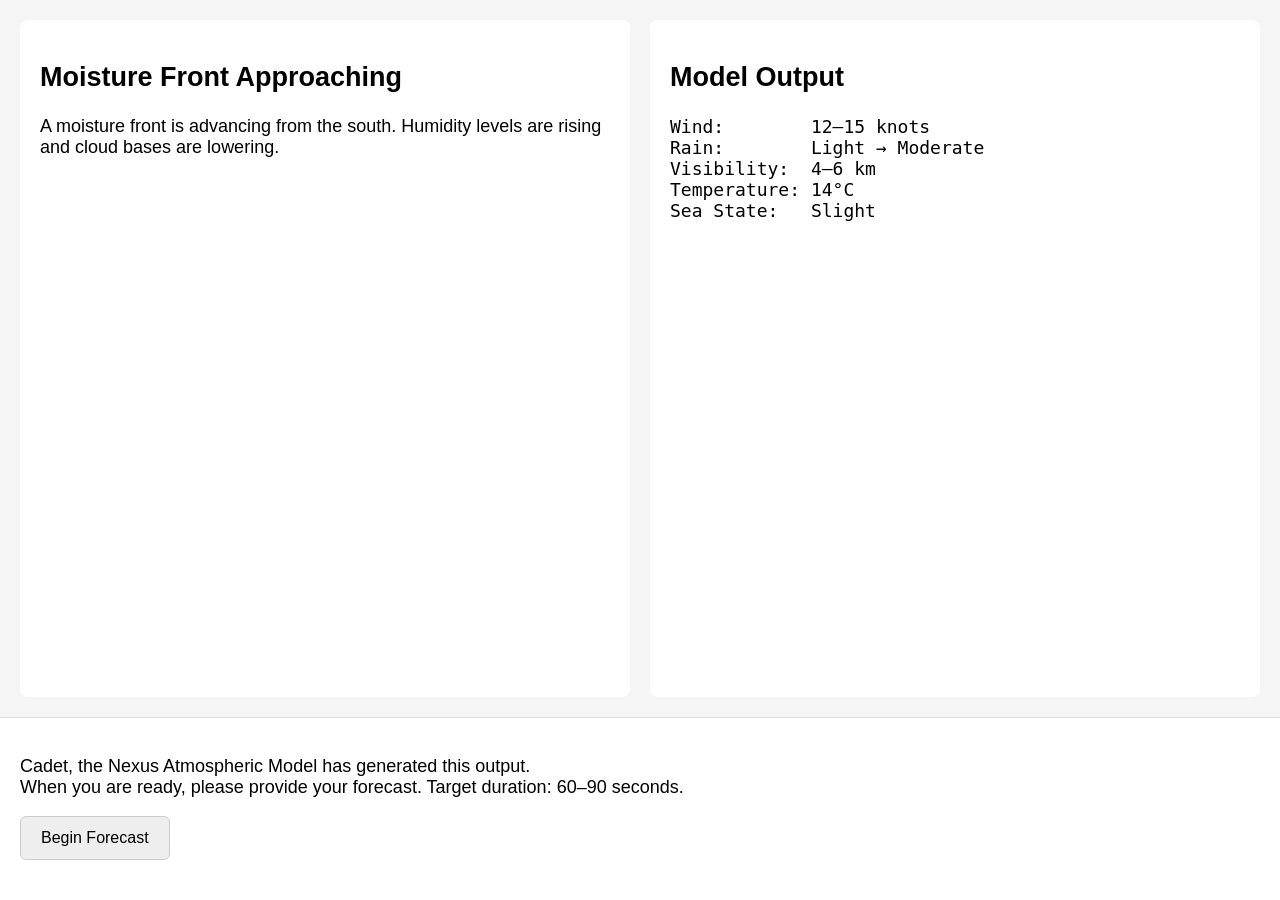
<file: nexus/geoeng/solo/forecast/index.html>
<!DOCTYPE html>
<html lang="en">
<head>
  <meta charset="UTF-8">
  <title>Forecast Room</title>
  <link rel="stylesheet" href="style.css">
</head>
<body>

<div id="container">

  <div id="top-panels">
    <div id="scenario-panel">
      <h2 id="scenario-title"></h2>
      <p id="scenario-description"></p>
    </div>

    <div id="model-panel">
      <h2>Model Output</h2>
      <pre id="model-output"></pre>
    </div>
  </div>

  <div id="bottom-panel">
    <p id="archivist-text">
      Cadet, the Nexus Atmospheric Model has generated this output.<br>
      When you are ready, please provide your forecast. Target duration: 60–90 seconds.
    </p>

    <div id="controls">
      <button id="start-btn">Begin Forecast</button>
      <button id="stop-btn" style="display:none;">Stop Recording</button>
      <button id="play-btn" style="display:none;">Play Back</button>
      <button id="submit-btn" style="display:none;">Submit Forecast</button>
      <button id="retry-btn" style="display:none;">Retry</button>
    </div>

    <div id="timer"></div>
  </div>

</div>

<script src="app.js"></script>
</body>
</html>
</file>
<file: nexus/geoeng/solo/forecast/style.css>
/* Base styles (desktop-first) */
body {
  margin: 0;
  font-family: Arial, sans-serif;
  background: #f5f5f5;
  font-size: 18px;
}

#container {
  display: flex;
  flex-direction: column;
  min-height: 100vh;
}

#top-panels {
  display: flex;
  flex: 1;
  padding: 20px;
  gap: 20px;
}

#scenario-panel, #model-panel {
  flex: 1;
  background: white;
  padding: 20px;
  border-radius: 8px;
  overflow-y: auto;
}

#bottom-panel {
  background: #ffffff;
  padding: 20px;
  border-top: 1px solid #ddd;
}

#controls button {
  margin-right: 10px;
  margin-bottom: 10px;
  padding: 12px 20px;
  font-size: 16px;
  border-radius: 6px;
  border: 1px solid #ccc;
  background: #eee;
}

#controls button:hover {
  background: #e0e0e0;
}

#timer {
  margin-top: 10px;
  font-size: 20px;
  font-weight: bold;
}

/* -------------------------------------- */
/* 📱 Mobile layout improvements */
/* -------------------------------------- */

@media (max-width: 700px) {

  body {
    font-size: 17px;
  }

  #container {
    min-height: auto;
  }

  #top-panels {
    flex-direction: column;
    padding: 10px;
    gap: 12px;
  }

  #scenario-panel, #model-panel {
    padding: 15px;
    border-radius: 6px;
  }

  #bottom-panel {
    padding: 15px;
  }

  #controls button {
    width: 100%;
    margin-right: 0;
    font-size: 18px;
    padding: 14px;
  }

  #timer {
    text-align: center;
    margin-top: 15px;
    font-size: 22px;
  }
}

/* -------------------------------------- */
/* 📱 Extra-small screens (older phones) */
/* -------------------------------------- */

@media (max-width: 420px) {

  body {
    font-size: 16px;
  }

  #scenario-panel, #model-panel {
    padding: 12px;
  }

  #controls button {
    font-size: 17px;
    padding: 12px;
  }
}
</file>
